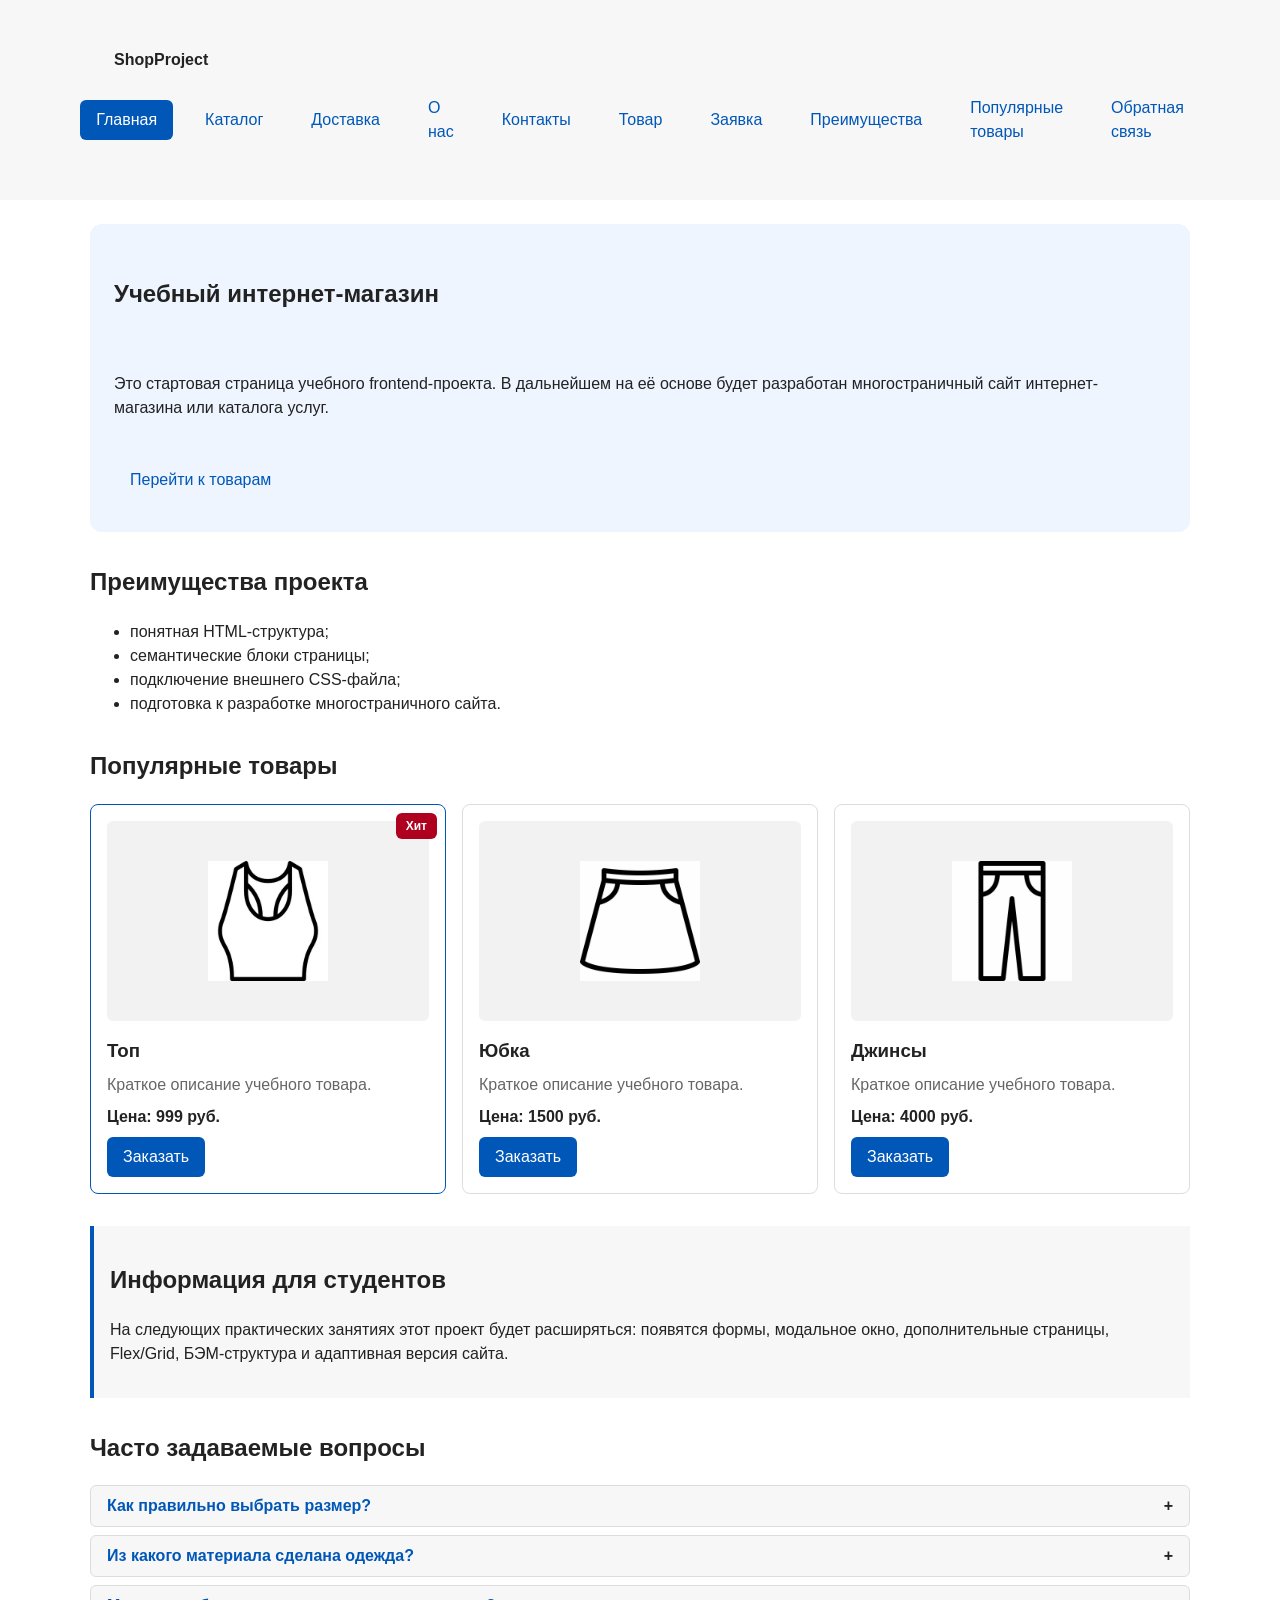
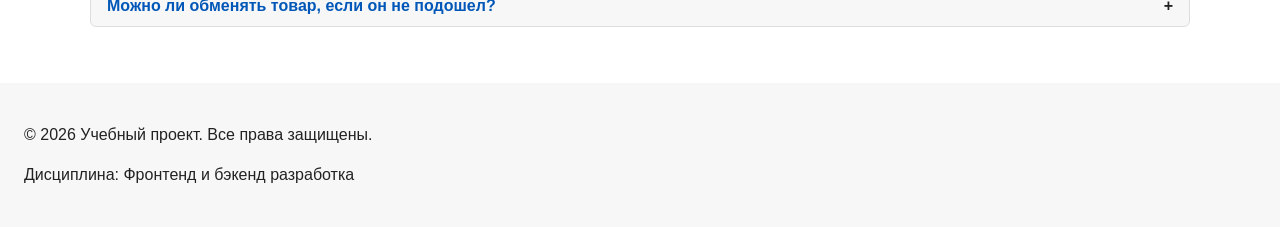
<file: index.html>
<!DOCTYPE html>
<html lang="ru">
<head>
  <meta charset="UTF-8">
  <meta name="viewport" content="width=device-width, initial-scale=1.0">
  <meta name="description" content="Учебный интернет-магазин: главная страница проекта.">
  <title>Главная – Учебный интернет-магазин</title>
  <link rel="stylesheet" href="css/style.css">
  <link rel="stylesheet" href="css/responsive.css">

  <script src="js/main.js" defer></script>
</head>
<body>

  <header class="site-header">
    <div class="site-header__inner">
      <a class="site-header__logo" href="index.html">ShopProject</a>

      <nav class="site-nav" aria-label="Основная навигация">
        <ul class="site-nav__list">
          <li class="site-nav__item">
            <a class="site-nav__link site-nav__link--active" href="index.html">Главная</a>
          </li>
          <li class="site-nav__item">
            <a class="site-nav__link" href="catalog.html">Каталог</a>
          </li>
          <li class="site-nav__item">
            <a class="site-nav__link" href="delivery.html">Доставка</a>
          </li>
          <li class="site-nav__item">
            <a class="site-nav__link" href="about.html">О нас</a>
          </li>
          <li class="site-nav__item">
            <a class="site-nav__link" href="contacts.html">Контакты</a>
          </li>
          <li class="site-nav__item">
            <a class="site-nav__link" href="product.html">Товар</a>
          </li>
          <li class="site-nav__item">
            <a class="site-nav__link" href="order.html">Заявка</a>
          </li>
          <li class="site-nav__item">
            <a class="site-nav__link" href="index.html#advantages">Преимущества</a>
          </li>
          <li class="site-nav__item">
            <a class="site-nav__link" href="index.html#popular">Популярные товары</a>
          </li>
          <li class="site-nav__item">
            <a class="site-nav__link" href="index.html#contacts">Обратная связь</a>
          </li>
        </ul>
      </nav>
    </div>
  </header>

  <main>

    <section class="hero">
      <h1>Учебный интернет-магазин</h1>
      <p>
        Это стартовая страница учебного frontend-проекта.
        В дальнейшем на её основе будет разработан многостраничный сайт
        интернет-магазина или каталога услуг.
      </p>
      <a class="button" href="#popular">Перейти к товарам</a>
    </section>

    <section class="section" id="advantages">
      <h2>Преимущества проекта</h2>
      <ul class="advantages-list">
        <li>понятная HTML-структура;</li>
        <li>семантические блоки страницы;</li>
        <li>подключение внешнего CSS-файла;</li>
        <li>подготовка к разработке многостраничного сайта.</li>
      </ul>
    </section>

    <section class="section" id="popular">
      <h2>Популярные товары</h2>

      <div class="products-grid">
        <!-- Товар 1: Топ -->
        <article class="product-card product-card--featured">
          <span class="product-card__badge">Хит</span>
          <div class="product-card__image-wrapper">
            <picture>
              <source srcset="images/топ.webp" type="image/webp">
              <img src="images/топ.webp" srcset="images/топ.webp 640w" sizes="(max-width: 767px) 100vw, (max-width: 1199px) 50vw, 25vw" alt="Топ" width="640" height="360" loading="lazy" class="product-card__image">
            </picture>
          </div>
          <h3 class="product-card__title">Топ</h3>
          <p class="product-card__description">Краткое описание учебного товара.</p>
          <p class="product-card__price">Цена: 999 руб.</p>
          <button class="button button--primary product-card__button" type="button" data-product="Товар 1">
            Заказать
          </button>
        </article>

        <!-- Товар 2: Юбка -->
        <article class="product-card">
          <div class="product-card__image-wrapper">
            <picture>
              <source srcset="images/юбка.webp" type="image/webp">
              <img src="images/юбка.webp" srcset="images/юбка.webp 640w" sizes="(max-width: 767px) 100vw, (max-width: 1199px) 50vw, 25vw" alt="Юбка" width="640" height="360" loading="lazy" class="product-card__image">
            </picture>
          </div>
          <h3 class="product-card__title">Юбка</h3>
          <p class="product-card__description">Краткое описание учебного товара.</p>
          <p class="product-card__price">Цена: 1500 руб.</p>
          <button class="button button--primary product-card__button" type="button" data-product="Товар 2">
            Заказать
          </button>
        </article>

        <!-- Товар 3: Джинсы -->
        <article class="product-card">
          <div class="product-card__image-wrapper">
            <picture>
              <source srcset="images/штаны.webp" type="image/webp">
              <img src="images/штаны.webp" srcset="images/штаны.webp 640w" sizes="(max-width: 767px) 100vw, (max-width: 1199px) 50vw, 25vw" alt="Джинсы" width="640" height="360" loading="lazy" class="product-card__image">
            </picture>
          </div>
          <h3 class="product-card__title">Джинсы</h3>
          <p class="product-card__description">Краткое описание учебного товара.</p>
          <p class="product-card__price">Цена: 4000 руб.</p>
          <button class="button button--primary product-card__button" type="button" data-product="Товар 3">
            Заказать
          </button>
        </article>
      </div>
    </section>

    <aside class="aside-info">
      <h2>Информация для студентов</h2>
      <p>
        На следующих практических занятиях этот проект будет расширяться:
        появятся формы, модальное окно, дополнительные страницы, Flex/Grid,
        БЭМ-структура и адаптивная версия сайта.
      </p>
    </aside>

    <section class="section">
      <h2>Часто задаваемые вопросы</h2>
      
      <div class="faq-list">
        <!-- Вопрос 1 -->
        <details class="faq-item">
          <summary class="faq-item__question">Как правильно выбрать размер?</summary>
          <p class="faq-item__answer">Обратите внимание на таблицу размеров на странице товара. Измерьте свои параметры (грудь, талия, бедра) и сравните с данными в таблице. Если вы между размерами, рекомендуем брать больший.</p>
        </details>
        
        <!-- Вопрос 2 -->
        <details class="faq-item">
          <summary class="faq-item__question">Из какого материала сделана одежда?</summary>
          <p class="faq-item__answer">Состав указан в таблице характеристик. Мы используем только качественные и безопасные ткани, которые не вызывают раздражения и долго носятся.</p>
        </details>
        
        <!-- Вопрос 3 -->
        <details class="faq-item">
          <summary class="faq-item__question">Можно ли обменять товар, если он не подошел?</summary>
          <p class="faq-item__answer">Да, вы можете обменять товар на другой размер в течение 14 дней с момента получения, при условии, что сохранены бирки и оригинальная упаковка.</p>
        </details>
      </div>
    </section>

  </main>

  <footer id="contacts">
    <p>&copy; 2026 Учебный проект. Все права защищены.</p>
    <p>Дисциплина: Фронтенд и бэкенд разработка</p>
  </footer>

  <dialog class="order-dialog" id="order-dialog" aria-labelledby="order-dialog-title">
    <h2 class="order-dialog__title" id="order-dialog-title">Оформление заявки</h2>

    <form class="order-form" id="order-form" action="#" method="post" novalidate>
      <input id="selected-product" name="selected-product" type="hidden">

      <div class="order-form__field">
        <label class="order-form__label" for="order-name">Имя</label>
        <input
          class="order-form__input"
          id="order-name"
          name="name"
          type="text"
          placeholder="Введите ваше имя"
          minlength="2"
          autocomplete="given-name"
          required
        >
      </div>

      <div class="order-form__field">
        <label class="order-form__label" for="order-email">E-mail</label>
        <input
          class="order-form__input"
          id="order-email"
          name="email"
          type="email"
          placeholder="example@mail.ru"
          autocomplete="email"
          required
        >
      </div>

      <div class="order-form__field">
        <label class="order-form__label" for="order-phone">Телефон</label>
        <input
          class="order-form__input"
          id="order-phone"
          name="phone"
          type="tel"
          inputmode="tel"
          placeholder="+7 (900) 000-00-00"
          pattern="^\+7 \(\d{3}\) \d{3}-\d{2}-\d{2}$"
          required
        >
        <small class="order-form__hint">Формат: +7 (900) 000-00-00</small>
      </div>

      <div class="order-form__field">
        <label class="order-form__label" for="order-date">Дата связи</label>
        <input
          class="order-form__input"
          id="order-date"
          name="date"
          type="date"
        >
      </div>

      <div class="order-form__field">
        <label class="order-form__label" for="order-topic">Тема заявки</label>
        <select class="order-form__select" id="order-topic" name="topic" required>
          <option value="">Выберите тему</option>
          <option value="product">Заказ товара</option>
          <option value="consultation">Консультация</option>
          <option value="delivery">Доставка</option>
        </select>
      </div>

      <div class="order-form__field">
        <label class="order-form__label" for="order-comment">Комментарий</label>
        <textarea
          class="order-form__textarea"
          id="order-comment"
          name="comment"
          rows="4"
          placeholder="Укажите дополнительную информацию"
        ></textarea>
      </div>

      <div class="order-form__field order-form__field--checkbox">
        <label class="order-form__label order-form__label--checkbox">
        <input
            class="order-form__checkbox"
            id="order-agreement"
            name="agreement"
            type="checkbox"
            required
          >
          Я согласен на обработку данных
        </label>
      </div>

      <div class="order-form__actions">
        <button class="button button--secondary" type="button" id="close-order-dialog">
          Закрыть
        </button>
        <button class="button button--primary" type="submit">
          Отправить заявку
        </button>
      </div>
    </form>
  </dialog>

  <p class="success-message" id="success-message" hidden>
    Форма успешно отправлена!
  </p>
  <button class="scroll-top" id="scroll-top" type="button" aria-label="Наверх">
    Наверх
  </button>
</body>
</html>
</file>
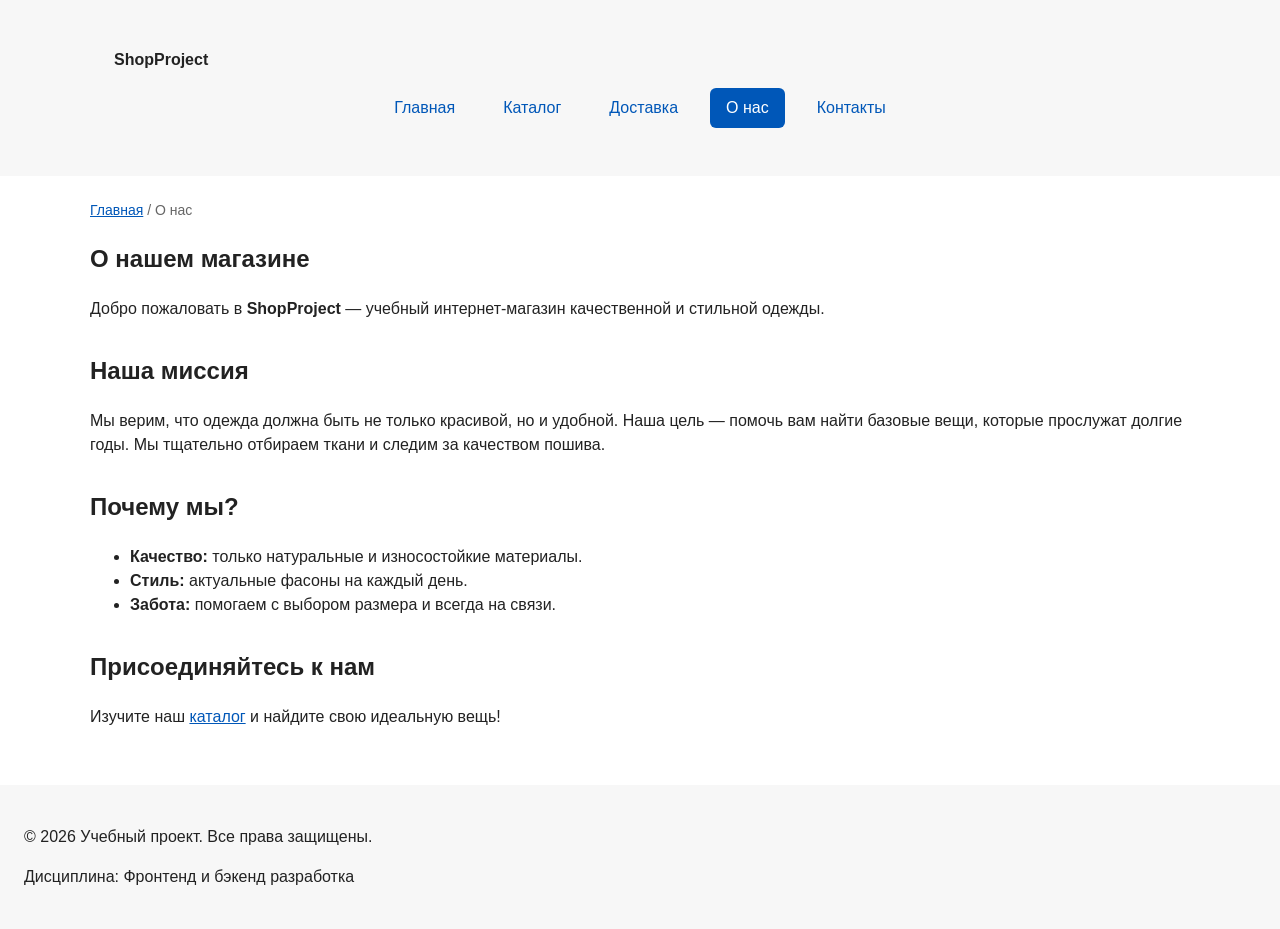
<file: about.html>
<!DOCTYPE html>
<html lang="ru">
<head>
  <meta charset="UTF-8">
  <meta name="viewport" content="width=device-width, initial-scale=1.0">
  <meta name="description" content="О бренде одежды ShopProject.">
  <title>О нас – Учебный интернет-магазин</title>
  <link rel="stylesheet" href="css/style.css">
  <link rel="stylesheet" href="css/responsive.css">

  <script src="js/main.js" defer></script>
</head>
<body>

  <header class="site-header">
    <div class="site-header__inner">
      <a class="site-header__logo" href="index.html">ShopProject</a>
      <nav class="site-nav" aria-label="Основная навигация">
        <ul class="site-nav__list">
          <li class="site-nav__item"><a class="site-nav__link" href="index.html">Главная</a></li>
          <li class="site-nav__item"><a class="site-nav__link" href="catalog.html">Каталог</a></li>
          <li class="site-nav__item"><a class="site-nav__link" href="delivery.html">Доставка</a></li>
          <li class="site-nav__item"><a class="site-nav__link site-nav__link--active" href="about.html">О нас</a></li>
          <li class="site-nav__item"><a class="site-nav__link" href="contacts.html">Контакты</a></li>
        </ul>
      </nav>
    </div>
  </header>

  <main>
    <nav class="breadcrumbs" aria-label="Хлебные крошки">
      <a class="breadcrumbs__link" href="index.html">Главная</a>
      <span class="breadcrumbs__current">О нас</span>
    </nav>

    <section class="section">
      <h1>О нашем магазине</h1>
      <p>Добро пожаловать в <strong>ShopProject</strong> — учебный интернет-магазин качественной и стильной одежды.</p>
    </section>

    <section class="section">
      <h2>Наша миссия</h2>
      <p>Мы верим, что одежда должна быть не только красивой, но и удобной. Наша цель — помочь вам найти базовые вещи, которые прослужат долгие годы. Мы тщательно отбираем ткани и следим за качеством пошива.</p>
    </section>

    <section class="section">
      <h2>Почему мы?</h2>
      <ul class="advantages-list">
        <li><strong>Качество:</strong> только натуральные и износостойкие материалы.</li>
        <li><strong>Стиль:</strong> актуальные фасоны на каждый день.</li>
        <li><strong>Забота:</strong> помогаем с выбором размера и всегда на связи.</li>
      </ul>
    </section>

    <section class="section">
      <h2>Присоединяйтесь к нам</h2>
      <p>Изучите наш <a href="catalog.html" style="color: var(--color-primary); text-decoration: underline;">каталог</a> и найдите свою идеальную вещь!</p>
    </section>
  </main>

  <footer>
    <p>&copy; 2026 Учебный проект. Все права защищены.</p>
    <p>Дисциплина: Фронтенд и бэкенд разработка</p>
  </footer>

  <button class="scroll-top" id="scroll-top" type="button" aria-label="Наверх">Наверх</button>
</body>
</html>
</file>
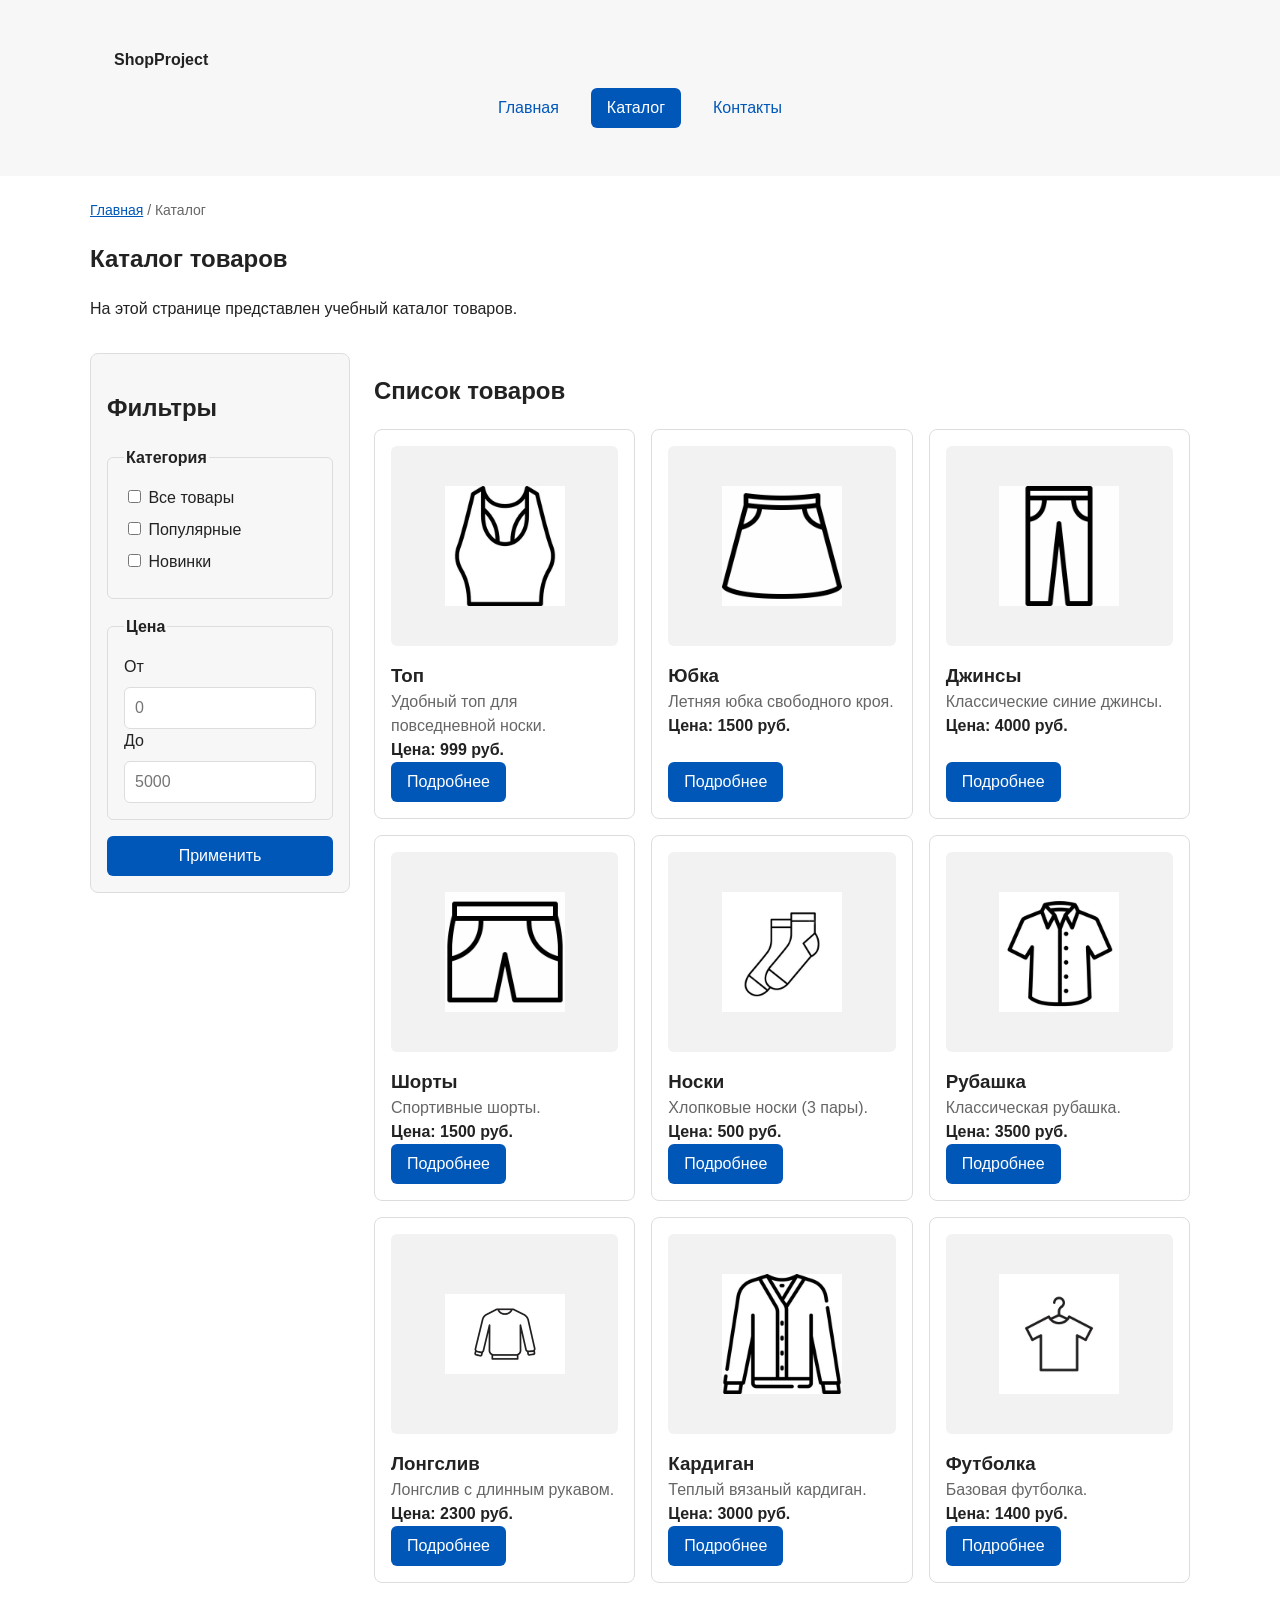
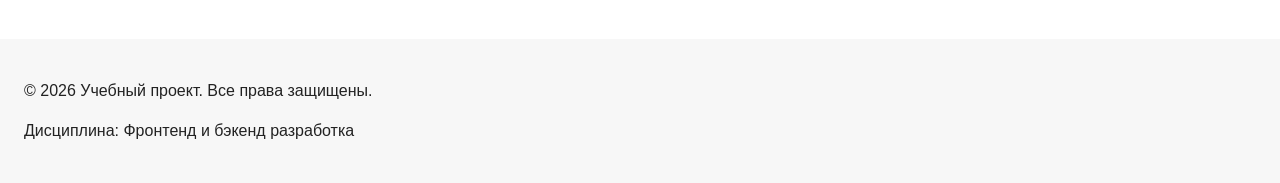
<file: catalog.html>
<!DOCTYPE html>
<html lang="ru">
<head>
  <meta charset="UTF-8">
  <meta name="viewport" content="width=device-width, initial-scale=1.0">
  <meta name="description" content="Каталог товаров учебного интернет-магазина.">
  <title>Каталог товаров – Учебный интернет-магазин</title>
  <link rel="stylesheet" href="css/style.css">
  <link rel="stylesheet" href="css/responsive.css">
  <script src="js/main.js" defer></script>
</head>
<body>
  <header class="site-header">
    <div class="site-header__inner">
      <a class="site-header__logo" href="index.html">ShopProject</a>
      <nav class="site-nav" aria-label="Основная навигация">
        <ul class="site-nav__list">
          <li class="site-nav__item"><a class="site-nav__link" href="index.html">Главная</a></li>
          <li class="site-nav__item"><a class="site-nav__link site-nav__link--active" href="catalog.html">Каталог</a></li>
          <li class="site-nav__item"><a class="site-nav__link" href="contacts.html">Контакты</a></li>
        </ul>
      </nav>
    </div>
  </header>

  <main>
    <nav class="breadcrumbs" aria-label="Хлебные крошки">
      <a class="breadcrumbs__link" href="index.html">Главная</a>
      <span class="breadcrumbs__current">Каталог</span>
    </nav>

    <section class="section">
      <h1>Каталог товаров</h1>
      <p>На этой странице представлен учебный каталог товаров.</p>
    </section>

    <section class="catalog-layout">
      <aside class="catalog-filters">
        <h2>Фильтры</h2>
        <form class="filters-form" action="#" method="get">
          <fieldset>
            <legend>Категория</legend>
            <label><input type="checkbox" name="category" value="all"> Все товары</label>
            <label><input type="checkbox" name="category" value="popular"> Популярные</label>
            <label><input type="checkbox" name="category" value="new"> Новинки</label>
          </fieldset>
          <fieldset>
            <legend>Цена</legend>
            <label for="price-from">От</label>
            <input id="price-from" name="price-from" type="number" min="0" placeholder="0">
            <label for="price-to">До</label>
            <input id="price-to" name="price-to" type="number" min="0" placeholder="5000">
          </fieldset>
          <button class="button button--primary" type="submit">Применить</button>
        </form>
      </aside>

      <section class="catalog-products">
        <h2>Список товаров</h2>

        <div class="products-grid">
          <!-- 1. Топ -->
          <article class="product-card">
            <div class="product-card__image-wrapper">
              <picture>
                <source srcset="images/топ.webp" type="image/webp">
                <img src="images/топ.webp" srcset="images/топ.webp 640w" sizes="(max-width: 767px) 100vw, (max-width: 1199px) 50vw, 25vw" alt="Топ" width="640" height="360" loading="lazy" class="product-card__image">
              </picture>
            </div>
            <div class="product-card__content">
              <h3 class="product-card__title">Топ</h3>
              <p class="product-card__description">Удобный топ для повседневной носки.</p>
              <p class="product-card__price">Цена: 999 руб.</p>
              <a class="button button--primary product-card__button" href="product.html">Подробнее</a>
            </div>
          </article>

          <!-- 2. Юбка -->
          <article class="product-card">
            <div class="product-card__image-wrapper">
              <picture>
                <source srcset="images/юбка.webp" type="image/webp">
                <img src="images/юбка.webp" srcset="images/юбка.webp 640w" sizes="(max-width: 767px) 100vw, (max-width: 1199px) 50vw, 25vw" alt="Юбка" width="640" height="360" loading="lazy" class="product-card__image">
              </picture>
            </div>
            <div class="product-card__content">
              <h3 class="product-card__title">Юбка</h3>
              <p class="product-card__description">Летняя юбка свободного кроя.</p>
              <p class="product-card__price">Цена: 1500 руб.</p>
              <a class="button button--primary product-card__button" href="product.html">Подробнее</a>
            </div>
          </article>

          <!-- 3. Джинсы -->
          <article class="product-card">
            <div class="product-card__image-wrapper">
              <picture>
                <source srcset="images/штаны.webp" type="image/webp">
                <img src="images/штаны.webp" srcset="images/штаны.webp 640w" sizes="(max-width: 767px) 100vw, (max-width: 1199px) 50vw, 25vw" alt="Джинсы" width="640" height="360" loading="lazy" class="product-card__image">
              </picture>
            </div>
            <div class="product-card__content">
              <h3 class="product-card__title">Джинсы</h3>
              <p class="product-card__description">Классические синие джинсы.</p>
              <p class="product-card__price">Цена: 4000 руб.</p>
              <a class="button button--primary product-card__button" href="product.html">Подробнее</a>
            </div>
          </article>

          <!-- 4. Шорты -->
          <article class="product-card">
            <div class="product-card__image-wrapper">
              <picture>
                <source srcset="images/шорты.webp" type="image/webp">
                <img src="images/шорты.webp" srcset="images/шорты.webp 640w" sizes="(max-width: 767px) 100vw, (max-width: 1199px) 50vw, 25vw" alt="Шорты" width="640" height="360" loading="lazy" class="product-card__image">
              </picture>
            </div>
            <div class="product-card__content">
              <h3 class="product-card__title">Шорты</h3>
              <p class="product-card__description">Спортивные шорты.</p>
              <p class="product-card__price">Цена: 1500 руб.</p>
              <a class="button button--primary product-card__button" href="product.html">Подробнее</a>
            </div>
          </article>

          <!-- 5. Носки -->
          <article class="product-card">
            <div class="product-card__image-wrapper">
              <picture>
                <source srcset="images/носки.webp" type="image/webp">
                <img src="images/носки.webp" srcset="images/носки.webp 640w" sizes="(max-width: 767px) 100vw, (max-width: 1199px) 50vw, 25vw" alt="Носки" width="640" height="360" loading="lazy" class="product-card__image">
              </picture>
            </div>
            <div class="product-card__content">
              <h3 class="product-card__title">Носки</h3>
              <p class="product-card__description">Хлопковые носки (3 пары).</p>
              <p class="product-card__price">Цена: 500 руб.</p>
              <a class="button button--primary product-card__button" href="product.html">Подробнее</a>
            </div>
          </article>

          <!-- 6. Рубашка -->
          <article class="product-card">
            <div class="product-card__image-wrapper">
              <picture>
                <source srcset="images/рубашка.webp" type="image/webp">
                <img src="images/рубашка.webp" srcset="images/рубашка.webp 640w" sizes="(max-width: 767px) 100vw, (max-width: 1199px) 50vw, 25vw" alt="Рубашка" width="640" height="360" loading="lazy" class="product-card__image">
              </picture>
            </div>
            <div class="product-card__content">
              <h3 class="product-card__title">Рубашка</h3>
              <p class="product-card__description">Классическая рубашка.</p>
              <p class="product-card__price">Цена: 3500 руб.</p>
              <a class="button button--primary product-card__button" href="product.html">Подробнее</a>
            </div>
          </article>

          <!-- 7. Лонгслив -->
          <article class="product-card">
            <div class="product-card__image-wrapper">
              <picture>
                <source srcset="images/кофта.webp" type="image/webp">
                <img src="images/кофта.webp" srcset="images/кофта.webp 640w" sizes="(max-width: 767px) 100vw, (max-width: 1199px) 50vw, 25vw" alt="Лонгслив" width="640" height="360" loading="lazy" class="product-card__image">
              </picture>
            </div>
            <div class="product-card__content">
              <h3 class="product-card__title">Лонгслив</h3>
              <p class="product-card__description">Лонгслив с длинным рукавом.</p>
              <p class="product-card__price">Цена: 2300 руб.</p>
              <a class="button button--primary product-card__button" href="product.html">Подробнее</a>
            </div>
          </article>

          <!-- 8. Кардиган -->
          <article class="product-card">
            <div class="product-card__image-wrapper">
              <picture>
                <source srcset="images/кардиган.webp" type="image/webp">
                <img src="images/кардиган.webp" srcset="images/кардиган.webp 640w" sizes="(max-width: 767px) 100vw, (max-width: 1199px) 50vw, 25vw" alt="Кардиган" width="640" height="360" loading="lazy" class="product-card__image">
              </picture>
            </div>
            <div class="product-card__content">
              <h3 class="product-card__title">Кардиган</h3>
              <p class="product-card__description">Теплый вязаный кардиган.</p>
              <p class="product-card__price">Цена: 3000 руб.</p>
              <a class="button button--primary product-card__button" href="product.html">Подробнее</a>
            </div>
          </article>

          <!-- 9. Футболка -->
          <article class="product-card">
            <div class="product-card__image-wrapper">
              <picture>
                <source srcset="images/футболка.webp" type="image/webp">
                <img src="images/футболка.webp" srcset="images/футболка.webp 640w" sizes="(max-width: 767px) 100vw, (max-width: 1199px) 50vw, 25vw" alt="Футболка" width="640" height="360" loading="lazy" class="product-card__image">
              </picture>
            </div>
            <div class="product-card__content">
              <h3 class="product-card__title">Футболка</h3>
              <p class="product-card__description">Базовая футболка.</p>
              <p class="product-card__price">Цена: 1400 руб.</p>
              <a class="button button--primary product-card__button" href="product.html">Подробнее</a>
            </div>
          </article>

        </div>
      </section>
    </section>
  </main>

  <footer>
    <p>&copy; 2026 Учебный проект. Все права защищены.</p>
    <p>Дисциплина: Фронтенд и бэкенд разработка</p>
  </footer>
</body>
</html>
</file>
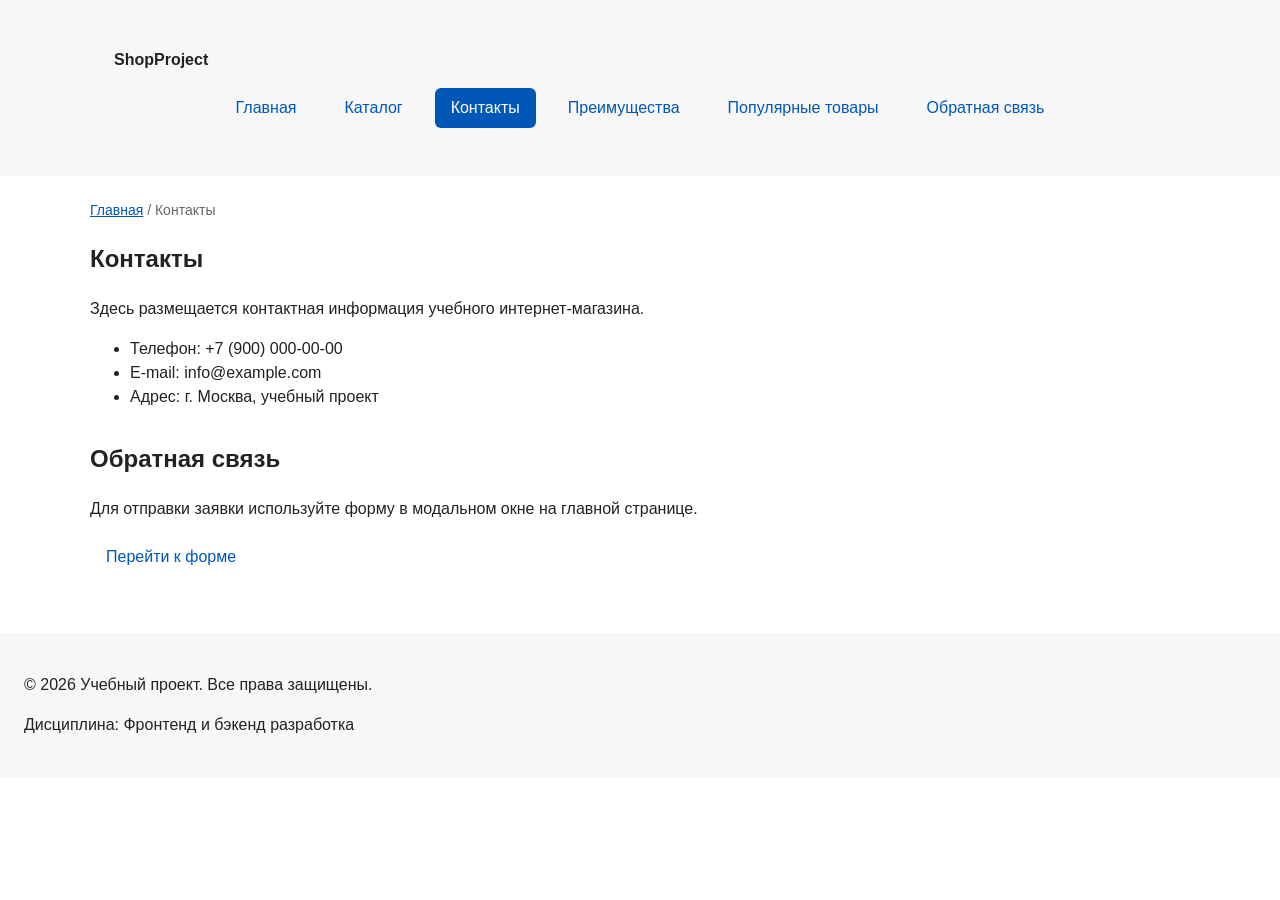
<file: contacts.html>
<!DOCTYPE html>
<html lang="ru">
<head>
  <meta charset="UTF-8">
  <meta name="viewport" content="width=device-width, initial-scale=1.0">
  <meta name="description" content="Контактная информация учебного интернет-магазина.">
  <title>Контакты – Учебный интернет-магазин</title>
  <link rel="stylesheet" href="css/style.css">
  <link rel="stylesheet" href="css/responsive.css">

  <script src="js/main.js" defer></script>
</head>
<body>
  <header class="site-header">
    <div class="site-header__inner">
      <a class="site-header__logo" href="index.html">ShopProject</a>

      <nav class="site-nav" aria-label="Основная навигация">
        <ul class="site-nav__list">
          <li class="site-nav__item">
            <a class="site-nav__link" href="index.html">Главная</a>
          </li>
          <li class="site-nav__item">
            <a class="site-nav__link" href="catalog.html">Каталог</a>
          </li>
          <li class="site-nav__item">
            <a class="site-nav__link site-nav__link--active" href="contacts.html">Контакты</a>
          </li>
          <li class="site-nav__item">
            <a class="site-nav__link" href="index.html#advantages">Преимущества</a>
          </li>
          <li class="site-nav__item">
            <a class="site-nav__link" href="index.html#popular">Популярные товары</a>
          </li>
          <li class="site-nav__item">
            <a class="site-nav__link" href="index.html#contacts">Обратная связь</a>
          </li>
        </ul>
      </nav>
    </div>
  </header>

  <main>
    <nav class="breadcrumbs" aria-label="Хлебные крошки">
      <a class="breadcrumbs__link" href="index.html">Главная</a>
      <span class="breadcrumbs__current">Контакты</span>
    </nav>

    <section class="section">
      <h1>Контакты</h1>
      <p>
        Здесь размещается контактная информация учебного интернет-магазина.
      </p>
      <ul>
        <li>Телефон: +7 (900) 000-00-00</li>
        <li>E-mail: info@example.com</li>
        <li>Адрес: г. Москва, учебный проект</li>
      </ul>
    </section>

    <section class="section" id="feedback">
      <h2>Обратная связь</h2>
      <p>
        Для отправки заявки используйте форму в модальном окне на главной странице.
      </p>
      <a class="button" href="index.html#contacts">Перейти к форме</a>
    </section>
  </main>

  <footer>
    <p>&copy; 2026 Учебный проект. Все права защищены.</p>
    <p>Дисциплина: Фронтенд и бэкенд разработка</p>
  </footer>
</body>
</html>
</file>
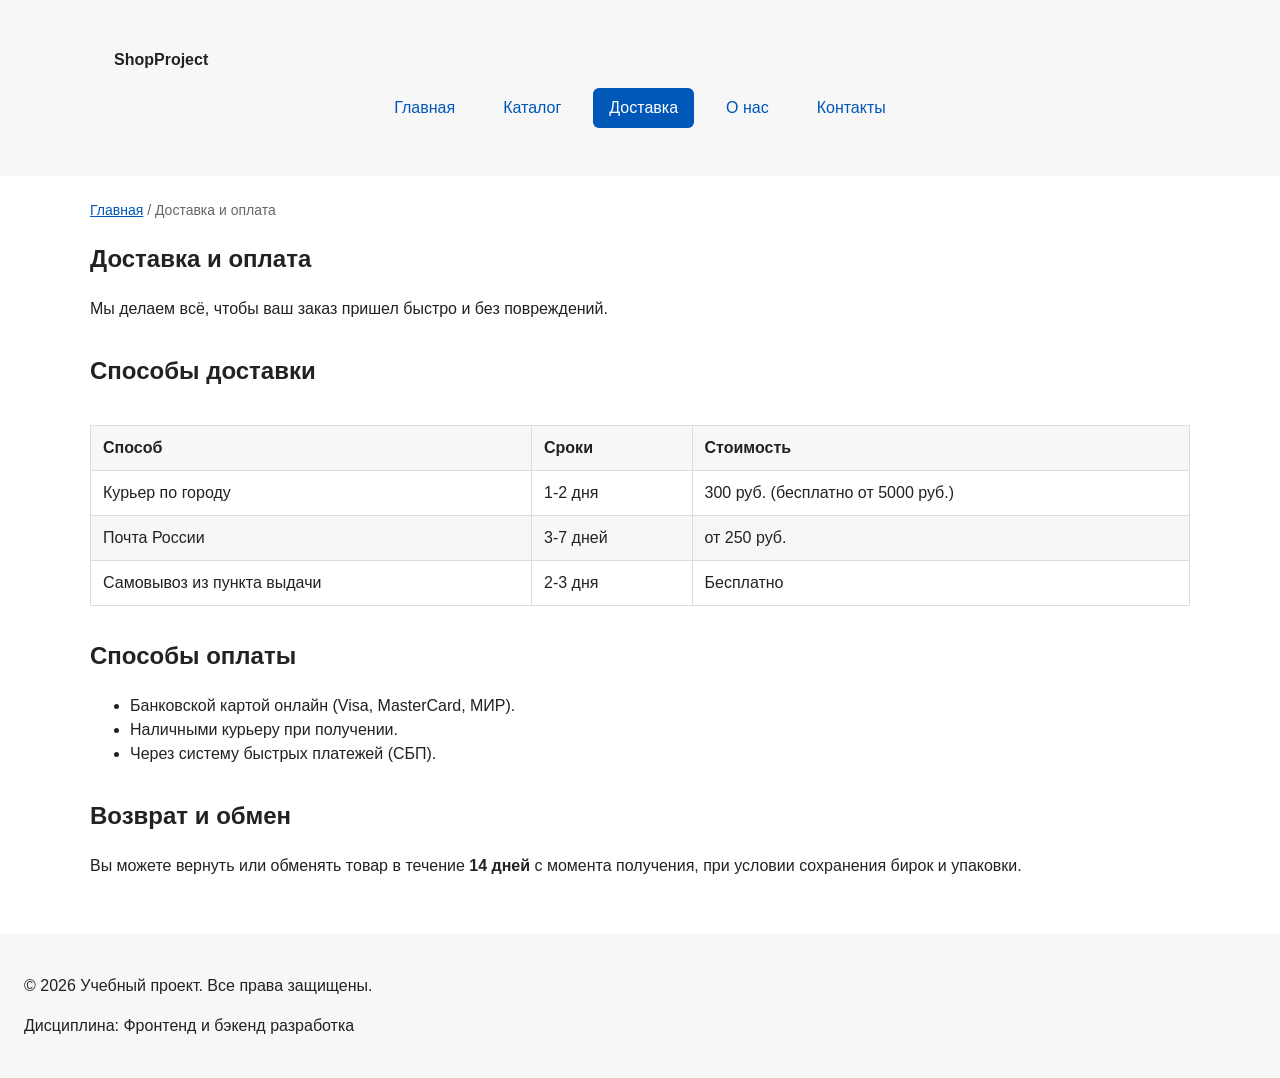
<file: delivery.html>
<!DOCTYPE html>
<html lang="ru">
<head>
  <meta charset="UTF-8">
  <meta name="viewport" content="width=device-width, initial-scale=1.0">
  <meta name="description" content="Условия доставки и оплаты в интернет-магазине одежды.">
  <title>Доставка и оплата – Учебный интернет-магазин</title>
  <link rel="stylesheet" href="css/style.css">
  <link rel="stylesheet" href="css/responsive.css">

  <script src="js/main.js" defer></script>
</head>
<body>

  <header class="site-header">
    <div class="site-header__inner">
      <a class="site-header__logo" href="index.html">ShopProject</a>
      <nav class="site-nav" aria-label="Основная навигация">
        <ul class="site-nav__list">
          <li class="site-nav__item"><a class="site-nav__link" href="index.html">Главная</a></li>
          <li class="site-nav__item"><a class="site-nav__link" href="catalog.html">Каталог</a></li>
          <li class="site-nav__item"><a class="site-nav__link site-nav__link--active" href="delivery.html">Доставка</a></li>
          <li class="site-nav__item"><a class="site-nav__link" href="about.html">О нас</a></li>
          <li class="site-nav__item"><a class="site-nav__link" href="contacts.html">Контакты</a></li>
        </ul>
      </nav>
    </div>
  </header>

  <main>
    <nav class="breadcrumbs" aria-label="Хлебные крошки">
      <a class="breadcrumbs__link" href="index.html">Главная</a>
      <span class="breadcrumbs__current">Доставка и оплата</span>
    </nav>

    <section class="section">
      <h1>Доставка и оплата</h1>
      <p>Мы делаем всё, чтобы ваш заказ пришел быстро и без повреждений.</p>
    </section>

    <section class="section">
      <h2>Способы доставки</h2>
      <!-- Добавлена обертка table-wrapper для адаптивности (Этап 14) -->
      <div class="table-wrapper">
        <table class="specs-table">
          <thead>
            <tr>
              <th>Способ</th>
              <th>Сроки</th>
              <th>Стоимость</th>
            </tr>
          </thead>
          <tbody>
            <tr>
              <td>Курьер по городу</td>
              <td>1-2 дня</td>
              <td>300 руб. (бесплатно от 5000 руб.)</td>
            </tr>
            <tr>
              <td>Почта России</td>
              <td>3-7 дней</td>
              <td>от 250 руб.</td>
            </tr>
            <tr>
              <td>Самовывоз из пункта выдачи</td>
              <td>2-3 дня</td>
              <td>Бесплатно</td>
            </tr>
          </tbody>
        </table>
      </div>
    </section>

    <section class="section">
      <h2>Способы оплаты</h2>
      <ul class="advantages-list">
        <li>Банковской картой онлайн (Visa, MasterCard, МИР).</li>
        <li>Наличными курьеру при получении.</li>
        <li>Через систему быстрых платежей (СБП).</li>
      </ul>
    </section>

    <section class="section">
      <h2>Возврат и обмен</h2>
      <p>Вы можете вернуть или обменять товар в течение <strong>14 дней</strong> с момента получения, при условии сохранения бирок и упаковки.</p>
    </section>
  </main>

  <footer>
    <p>&copy; 2026 Учебный проект. Все права защищены.</p>
    <p>Дисциплина: Фронтенд и бэкенд разработка</p>
  </footer>

  <button class="scroll-top" id="scroll-top" type="button" aria-label="Наверх">Наверх</button>
</body>
</html>
</file>
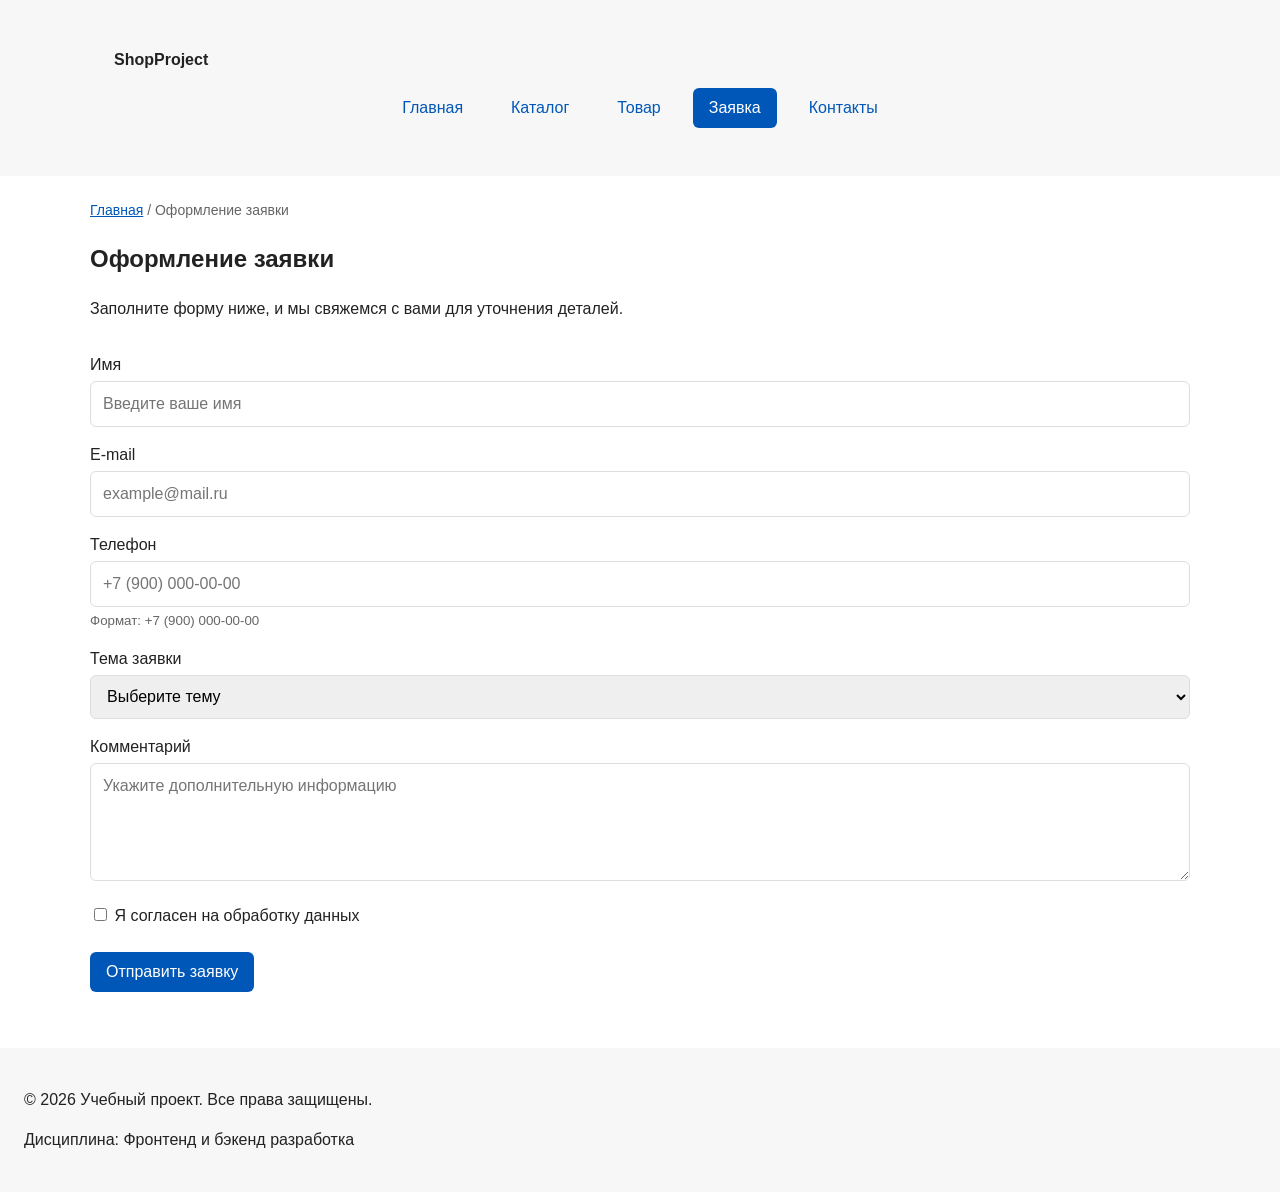
<file: order.html>
<!DOCTYPE html>
<html lang="ru">
<head>
  <meta charset="UTF-8">
  <meta name="viewport" content="width=device-width, initial-scale=1.0">
  <meta name="description" content="Оформление заявки в учебном интернет-магазине.">
  <title>Оформление заявки – Учебный интернет-магазин</title>
  <link rel="stylesheet" href="css/style.css">
  <link rel="stylesheet" href="css/responsive.css">

  <script src="js/main.js" defer></script>
</head>
<body>

  <header class="site-header">
    <div class="site-header__inner">
      <a class="site-header__logo" href="index.html">ShopProject</a>

      <nav class="site-nav" aria-label="Основная навигация">
        <ul class="site-nav__list">
          <li class="site-nav__item">
            <a class="site-nav__link" href="index.html">Главная</a>
          </li>
          <li class="site-nav__item">
            <a class="site-nav__link" href="catalog.html">Каталог</a>
          </li>
          <li class="site-nav__item">
            <a class="site-nav__link" href="product.html">Товар</a>
          </li>
          <li class="site-nav__item">
            <a class="site-nav__link site-nav__link--active" href="order.html">Заявка</a>
          </li>
          <li class="site-nav__item">
            <a class="site-nav__link" href="contacts.html">Контакты</a>
          </li>
        </ul>
      </nav>
    </div>
  </header>

  <main>

    <nav class="breadcrumbs" aria-label="Хлебные крошки">
      <a class="breadcrumbs__link" href="index.html">Главная</a>
      <span class="breadcrumbs__current">Оформление заявки</span>
    </nav>

    <section class="section">
      <h1>Оформление заявки</h1>
      <p>
        Заполните форму ниже, и мы свяжемся с вами для уточнения деталей.
      </p>
    </section>

    <section class="section">
      <form class="order-form" id="order-form-page" action="#" method="post" novalidate>

        <div class="order-form__field">
          <label class="order-form__label" for="page-name">Имя</label>
          <input
            class="order-form__input"
            id="page-name"
            name="name"
            type="text"
            placeholder="Введите ваше имя"
            minlength="2"
            autocomplete="given-name"
            required
          >
        </div>

        <div class="order-form__field">
          <label class="order-form__label" for="page-email">E-mail</label>
          <input
            class="order-form__input"
            id="page-email"
            name="email"
            type="email"
            placeholder="example@mail.ru"
            autocomplete="email"
            required
          >
        </div>

        <div class="order-form__field">
          <label class="order-form__label" for="page-phone">Телефон</label>
          <input
            class="order-form__input"
            id="page-phone"
            name="phone"
            type="tel"
            inputmode="tel"
            placeholder="+7 (900) 000-00-00"
            pattern="^\+7 \(\d{3}\) \d{3}-\d{2}-\d{2}$"
            required
          >
          <small class="order-form__hint">Формат: +7 (900) 000-00-00</small>
        </div>

        <div class="order-form__field">
          <label class="order-form__label" for="page-topic">Тема заявки</label>
          <select class="order-form__select" id="page-topic" name="topic" required>
            <option value="">Выберите тему</option>
            <option value="product">Заказ товара</option>
            <option value="consultation">Консультация</option>
            <option value="delivery">Доставка</option>
          </select>
        </div>

        <div class="order-form__field">
          <label class="order-form__label" for="page-comment">Комментарий</label>
          <textarea
            class="order-form__textarea"
            id="page-comment"
            name="comment"
            rows="4"
            placeholder="Укажите дополнительную информацию"
          ></textarea>
        </div>

        <div class="order-form__field order-form__field--checkbox">
          <label class="order-form__label order-form__label--checkbox">
            <input
              class="order-form__checkbox"
              id="page-agreement"
              name="agreement"
              type="checkbox"
              required
            >
            Я согласен на обработку данных
          </label>
        </div>

        <div class="order-form__actions">
          <button class="button button--primary" type="submit">Отправить заявку</button>
        </div>

      </form>
    </section>

  </main>

  <footer>
    <p>&copy; 2026 Учебный проект. Все права защищены.</p>
    <p>Дисциплина: Фронтенд и бэкенд разработка</p>
  </footer>

  <button class="scroll-top" id="scroll-top" type="button" aria-label="Наверх">
    Наверх
  </button>

</body>
</html>
</file>
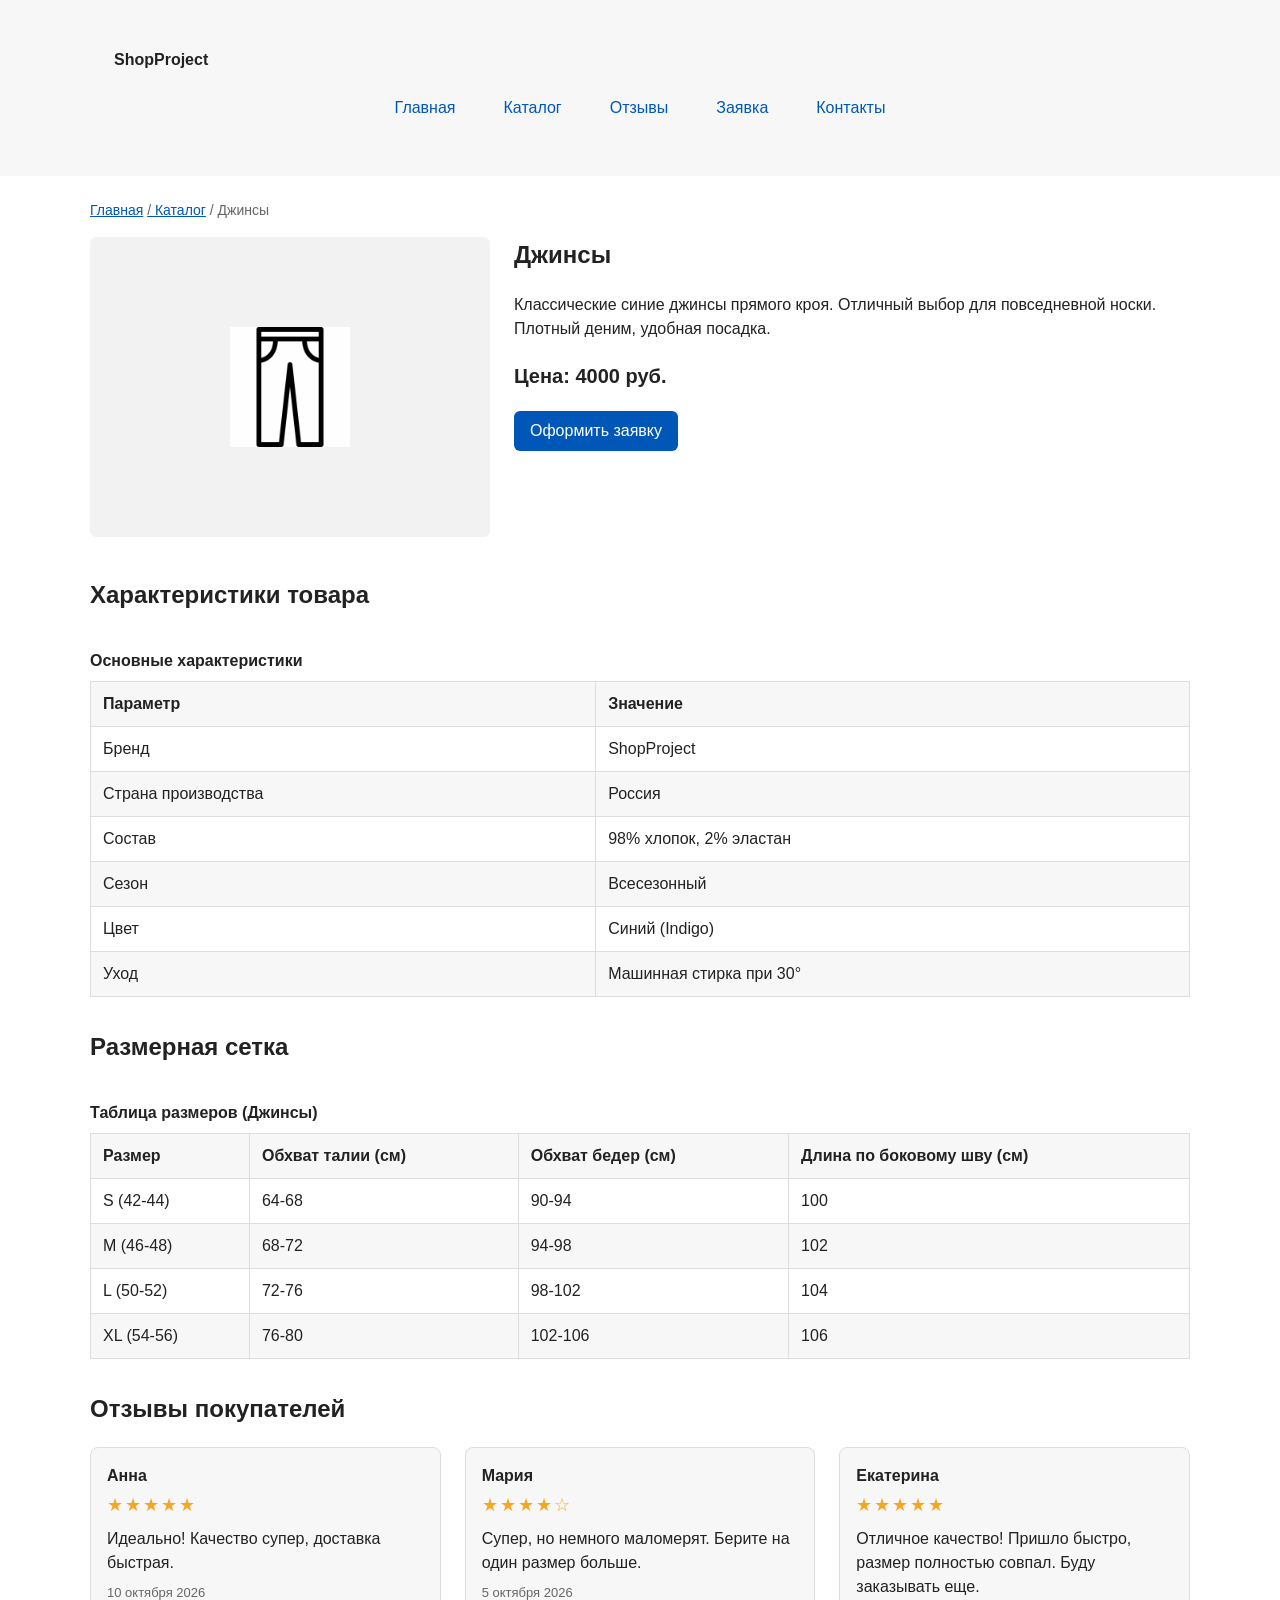
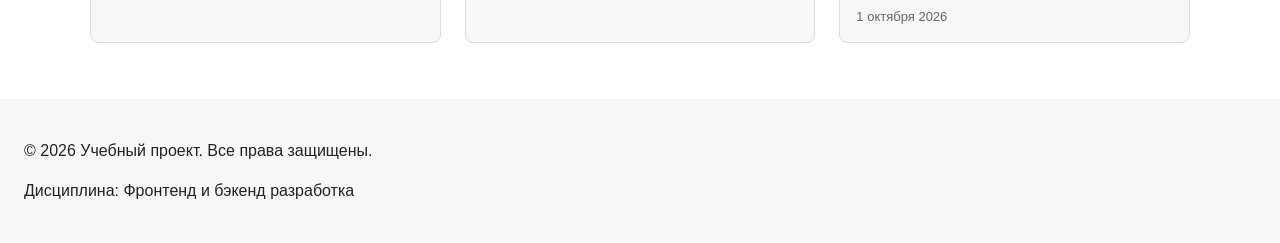
<file: product.html>
<!DOCTYPE html>
<html lang="ru">
<head>
  <meta charset="UTF-8">
  <meta name="viewport" content="width=device-width, initial-scale=1.0">
  <meta name="description" content="Карточка товара: джинсы классические. Описание, характеристики, цена.">
  <title>Джинсы – Учебный интернет-магазин</title>
  <link rel="stylesheet" href="css/style.css">
  <link rel="stylesheet" href="css/responsive.css">
  <script src="js/main.js" defer></script>
</head>
<body>

  <header class="site-header">
    <div class="site-header__inner">
      <a class="site-header__logo" href="index.html">ShopProject</a>
      <nav class="site-nav" aria-label="Основная навигация">
        <ul class="site-nav__list">
          <li class="site-nav__item"><a class="site-nav__link" href="index.html">Главная</a></li>
          <li class="site-nav__item"><a class="site-nav__link" href="catalog.html">Каталог</a></li>
          <li class="site-nav__item"><a class="site-nav__link" href="reviews.html">Отзывы</a></li>
          <li class="site-nav__item"><a class="site-nav__link" href="order.html">Заявка</a></li>
          <li class="site-nav__item"><a class="site-nav__link" href="contacts.html">Контакты</a></li>
        </ul>
      </nav>
    </div>
  </header>

  <main>

    <nav class="breadcrumbs" aria-label="Хлебные крошки">
      <a class="breadcrumbs__link" href="index.html">Главная</a>
      <a class="breadcrumbs__link" href="catalog.html">Каталог</a>
      <span class="breadcrumbs__current">Джинсы</span>
    </nav>

    <section class="section product-detail">

      <div class="product-detail__media">
        <div class="product-card__image-wrapper" style="height: 300px;">
          <!-- Твоя картинка штаны.webp -->
          <picture>
            <source srcset="images/штаны.webp" type="image/webp">
            <img src="images/штаны.webp" alt="Джинсы" width="640" height="360" loading="lazy" class="product-card__image">
          </picture>
        </div>
      </div>

      <div class="product-detail__info">
        <h1 class="product-detail__title">Джинсы</h1>

        <p class="product-detail__description">
          Классические синие джинсы прямого кроя. Отличный выбор для повседневной носки. 
          Плотный деним, удобная посадка.
        </p>

        <p class="product-detail__price">Цена: 4000 руб.</p>

        <a class="button button--primary" href="order.html">Оформить заявку</a>
      </div>

    </section>

    <section class="section">
      <h2>Характеристики товара</h2>
      <!-- Обертка для адаптивности таблицы -->
      <div class="table-wrapper">
        <table class="specs-table">
          <caption>Основные характеристики</caption>
          <thead>
            <tr>
              <th>Параметр</th>
              <th>Значение</th>
            </tr>
          </thead>
          <tbody>
            <tr><td>Бренд</td><td>ShopProject</td></tr>
            <tr><td>Страна производства</td><td>Россия</td></tr>
            <tr><td>Состав</td><td>98% хлопок, 2% эластан</td></tr>
            <tr><td>Сезон</td><td>Всесезонный</td></tr>
            <tr><td>Цвет</td><td>Синий (Indigo)</td></tr>
            <tr><td>Уход</td><td>Машинная стирка при 30°</td></tr>
          </tbody>
        </table>
      </div>
    </section>

    <section class="section">
      <h2>Размерная сетка</h2>
      <!-- Обертка для адаптивности таблицы -->
      <div class="table-wrapper">
        <table class="specs-table">
          <caption>Таблица размеров (Джинсы)</caption>
          <thead>
            <tr>
              <th>Размер</th>
              <th>Обхват талии (см)</th>
              <th>Обхват бедер (см)</th>
              <th>Длина по боковому шву (см)</th>
            </tr>
          </thead>
          <tbody>
            <tr><td>S (42-44)</td><td>64-68</td><td>90-94</td><td>100</td></tr>
            <tr><td>M (46-48)</td><td>68-72</td><td>94-98</td><td>102</td></tr>
            <tr><td>L (50-52)</td><td>72-76</td><td>98-102</td><td>104</td></tr>
            <tr><td>XL (54-56)</td><td>76-80</td><td>102-106</td><td>106</td></tr>
          </tbody>
        </table>
      </div>
    </section>

    <section class="section">
      <h2>Отзывы покупателей</h2>

      <div class="reviews-list">

        <article class="review">
          <h3 class="review__author">Анна</h3>
          <p class="review__rating">★★★★★</p>
          <p class="review__text">
            Идеально! Качество супер, доставка быстрая.
          </p>
          <p class="review__date">10 октября 2026</p>
        </article>

        <article class="review">
          <h3 class="review__author">Мария</h3>
          <p class="review__rating">★★★★☆</p>
          <p class="review__text">
            Супер, но немного маломерят. Берите на один размер больше.
          </p>
          <p class="review__date">5 октября 2026</p>
        </article>

        <article class="review">
          <h3 class="review__author">Екатерина</h3>
          <p class="review__rating">★★★★★</p>
          <p class="review__text">
            Отличное качество! Пришло быстро, размер полностью совпал. Буду заказывать еще.
          </p>
          <p class="review__date">1 октября 2026</p>
        </article>

      </div>
    </section>

  </main>

  <footer>
    <p>&copy; 2026 Учебный проект. Все права защищены.</p>
    <p>Дисциплина: Фронтенд и бэкенд разработка</p>
  </footer>

  <button class="scroll-top" id="scroll-top" type="button" aria-label="Наверх">
    Наверх
  </button>

</body>
</html>
</file>
<file: css/style.css>
/* ===================================
   1. Переменные проекта
   =================================== */

:root {
  /* Основные цвета проекта */
  --color-bg: #ffffff;
  --color-text: #222222;
  --color-muted: #666666;
  --color-primary: #0057b8;
  --color-primary-dark: #003f86;
  --color-border: #dddddd;
  --color-surface: #f7f7f7;
  --color-surface-accent: #eef5ff;
  --color-danger: #b00020;
  --color-success: #168a2f;
  --color-success-bg: #eefaf0;
  --color-white: #ffffff;

  /* Отступы */
  --space-xs: 4px;
  --space-sm: 8px;
  --space-md: 16px;
  --space-lg: 24px;
  --space-xl: 32px;

  /* Скругления */
  --radius-sm: 6px;
  --radius-md: 8px;
  --radius-lg: 12px;

  /* Размеры */
  --container-width: 1100px;
}

/* ===================================
   2. Базовые стили
   =================================== */

/*
  Универсальное правило для всех элементов.
  border-box делает расчёт размеров более понятным:
  width включает content, padding и border.
*/
* {
  box-sizing: border-box;
}

/*
  Убираем стандартный внешний отступ браузера у body.
  Без этого вокруг страницы может появиться белая рамка.
*/
body {
  margin: 0;
  font-family: Arial, sans-serif;
  line-height: 1.5;
  color: var(--color-text);
  background-color: var(--color-bg);
}

/*
  Задаём внутренние отступы для основных областей страницы.
  Это делает содержимое визуально отделённым от краёв окна браузера.
*/
header,
main,
footer {
  padding: var(--space-lg);
}

/*
  Оформляем шапку страницы.
  Пока используется простой светло-серый фон.
*/
header {
  background-color: var(--color-surface);
}

/*
  Оформляем подвал страницы тем же фоном,
  чтобы визуально отделить его от основного содержимого.
*/
footer {
  background-color: var(--color-surface);
}

/* ===================================
   3. Общие элементы интерфейса
   =================================== */

/*
  Базовый цвет ссылок и их состояния.
*/
a {
  color: var(--color-primary);
}

a:hover {
  color: var(--color-primary-dark);
}

a:focus-visible {
  outline: 2px solid var(--color-primary);
  outline-offset: 3px;
}


/* 
   Кнопки 
*/

.button {
  display: inline-block;
  padding: var(--space-sm) var(--space-md);
  border: none;
  border-radius: var(--radius-sm);
  font: inherit;
  text-decoration: none;
  cursor: pointer;
}

.button--primary {
  color: var(--color-white);
  background-color: var(--color-primary);
}

.button--primary:hover {
  background-color: var(--color-primary-dark);
}

.button--secondary {
  color: var(--color-primary);
  background-color: transparent;
  border: 1px solid var(--color-primary);
}

.button--secondary:hover {
  color: var(--color-white);
  background-color: var(--color-primary);
}

.button:focus-visible {
  outline: 2px solid var(--color-primary);
  outline-offset: 3px;
}

.button:disabled,
.button--disabled {
  opacity: 0.6;
  cursor: not-allowed;
}

/* ===================================
   4. Компоненты страницы
   =================================== */

/*
  Ограничиваем ширину содержимого шапки,
  чтобы оно не растягивалось слишком сильно на широких экранах.
*/
.site-header {
  position: sticky;
  top: 0;
  z-index: 100;
  background-color: var(--color-surface);
}
/*
  Оформляем текстовый логотип.
*/
.site-header__inner {
  max-width: var(--container-width);
  margin: 0 auto;
  padding: var(--space-lg);
}

.site-header__logo {
  font-weight: 700;
  color: var(--color-text);
  text-decoration: none;
}
/*
  Убираем стандартные отступы и маркеры списка навигации.
*/
.site-nav__list {
  display: flex;
  flex-wrap: wrap;
  justify-content: center;
  align-items: center;
  gap: var(--space-md);
  padding: 0;
  margin: var(--space-md) 0 0;
  list-style: none;
}

/*
  Добавляем расстояние между пунктами меню.
*/
.site-nav__item {
  margin-bottom: 0;
}
/*
  Оформляем ссылки меню.
*/
.site-nav__link {
  display: inline-block;
  padding: var(--space-sm) var(--space-md);
  color: var(--color-primary);
  text-decoration: none;
  border-radius: var(--radius-sm);
}


/*
  При наведении мыши меняем цвет и подчёркиваем ссылку.
*/
.site-nav__link:hover {
  color: var(--color-white);
  background-color: var(--color-primary);
}


/*
  Видимый фокус для клавиатурной навигации.
*/
.site-nav__link:focus-visible {
  outline: 2px solid var(--color-primary);
  outline-offset: 3px;
}

.site-nav__link--active {
  color: var(--color-white);
  background-color: var(--color-primary);
}
/*
  Hero-блок — первый крупный блок страницы.
  Он визуально отделяется от остальных разделов фоном и отступами.
*/
.hero {
  max-width: var(--container-width);
  margin: 0 auto var(--space-xl);
  padding: var(--space-xl) var(--space-lg);
  background-color: var(--color-surface-accent);
  border-radius: var(--radius-lg);
}

/*
  Общий класс для разделов страницы.
*/
.section {
  max-width: var(--container-width);
  margin: 0 auto var(--space-xl);
}

/*
  Убираем лишний верхний отступ у заголовков разделов.
*/
.section h2 {
  margin-top: 0;
}

/*
  Карточка товара — самостоятельный блок.
  На следующих занятиях карточки будут доработаны и выстроены в сетку.
*/
/* 
   Карточка товар
    */

.product-card {
    position: relative;
  display: flex;
  flex-direction: column;
  gap: var(--space-sm);
  padding: var(--space-md);
  border: 1px solid var(--color-border);
  border-radius: var(--radius-md);
  background-color: var(--color-bg);
}

.product-card:hover {
  border-color: var(--color-primary);
}

.product-card--featured {
  border-color: var(--color-primary);
}

.product-card--discount {
  border-color: var(--color-danger);
}

.product-card__title {
  margin: 0;
  color: var(--color-text);
}

.product-card__description {
  margin: 0;
  color: var(--color-muted);
}

.product-card__price {
  margin: 0;
  font-weight: 700;
}

.product-card--discount .product-card__price {
  color: var(--color-danger);
}

.product-card__button {
  margin-top: auto;
  align-self: flex-start;
}

.product-card__image-wrapper {
  width: 100%;
  height: 200px; 
  background-color: #f2f2f2; 
  border-radius: var(--radius-sm);
  margin-bottom: var(--space-sm);
  display: flex;
  align-items: center;
  justify-content: center;
  overflow: hidden; /* Обрезает все, что вылезает за пределы */
}

.product-card__image {
  width: 120px !important; /* Жестко фиксируем ширину */
  height: 120px !important; /* Жестко фиксируем высоту */
  object-fit: contain; /* Сохраняет пропорции, не растягивает */
}
.product-card__emoji {
  font-size: 90px; /* Было 64px, стало 90px */
  line-height: 1;
  user-select: none;
}

/* Обертка контента (чтобы кнопка была внизу) */
.product-card__content {
  display: flex;
  flex-direction: column;
  flex-grow: 1;
}
/*
  Дополнительный информационный блок.
*/
.aside-info {
  max-width: var(--container-width);
  margin: 0 auto var(--space-xl);
  padding: var(--space-md);
  border-left: 4px solid var(--color-primary);
  background-color: var(--color-surface);
}

/* ===================================
   5. Форма и модальное окно
   =================================== */

/*
  Модальное окно.
  Элемент dialog сам умеет открываться поверх страницы.
*/
.order-dialog {
  width: min(100% - 32px, 560px);
  padding: var(--space-lg);
  border: none;
  border-radius: var(--radius-lg);
}

/*
  Затемнение фона за модальным окном.
*/
.order-dialog::backdrop {
  background-color: rgba(0, 0, 0, 0.5);
}

.order-dialog__title {
  margin-top: 0;
}
/*
  Поле формы.
  Каждый блок получает нижний отступ.
*/
/* 
   Форма заявки 
    */

.order-form__field {
  margin-bottom: var(--space-md);
}

.order-form__label {
  display: block;
  margin-bottom: var(--space-xs);
}

.order-form__input,
.order-form__select,
.order-form__textarea {
  width: 100%;
  padding: 10px 12px;
  border: 1px solid var(--color-border);
  border-radius: var(--radius-sm);
  font: inherit;
}

.order-form__input:hover,
.order-form__select:hover,
.order-form__textarea:hover {
  border-color: var(--color-primary);
}

.order-form__input:focus-visible,
.order-form__select:focus-visible,
.order-form__textarea:focus-visible {
  outline: 2px solid var(--color-primary);
  outline-offset: 3px;
}

.order-form__hint {
  display: block;
  margin-top: var(--space-xs);
  color: var(--color-muted);
}

.order-form__checkbox {
  width: auto;
}

.order-form__actions {
  display: flex;
  gap: var(--space-md);
  margin-top: var(--space-lg);
}
/*
  Сообщение об успешной отправке.
*/
.success-message {
  max-width: var(--container-width);
  margin: var(--space-lg) auto;
  padding: var(--space-md);
  border-left: 4px solid var(--color-success);
  background-color: var(--color-success-bg);
}


/* 
   КР1: Таблица характеристик 
    */

.specs-table {
  width: 100%;
  border-collapse: collapse;
  margin-top: var(--space-md);
}

.specs-table caption {
  text-align: left;
  font-weight: 700;
  margin-bottom: var(--space-sm);
}

.specs-table th,
.specs-table td {
  padding: 10px 12px;
  border: 1px solid var(--color-border);
  text-align: left;
}

.specs-table thead th {
  background-color: var(--color-surface);
  font-weight: 700;
}

.specs-table tbody tr:nth-child(even) {
  background-color: var(--color-surface);
}

/* 
   КР1: Страница товара 
    */

.product-detail {
  display: grid;
  grid-template-columns: 400px 1fr;
  gap: var(--space-lg);
  align-items: start;
}

.product-detail__image {
  width: 100%;
  height: auto;
  border-radius: var(--radius-md);
  border: 1px solid var(--color-border);
}

.product-detail__title {
  margin-top: 0;
}

.product-detail__price {
  font-size: 20px;
  font-weight: 700;
}

@media (max-width: 800px) {
  .product-detail {
    grid-template-columns: 1fr;
  }
}

/* 
   КР1: Бейдж на карточке 
    */

.product-card__badge {
  position: absolute;
  top: 8px;
  right: 8px;
  padding: 4px 10px;
  background-color: var(--color-danger);
  color: var(--color-white);
  font-size: 12px;
  font-weight: 700;
  border-radius: var(--radius-sm);
}

/*6. Дополнительные элементы (практика 5)


/*
  Плавная прокрутка к якорям.
*/
html {
  scroll-behavior: smooth;
}

/*
  Подсветка элемента, к которому перешли по якорной ссылке.
*/
:target {
  outline: 2px dashed var(--color-primary);
  outline-offset: 4px;
}

/*
  Хлебные крошки на внутренних страницах.
*/
.breadcrumbs {
  max-width: var(--container-width);
  margin: 0 auto var(--space-md);
  font-size: 14px;
  color: var(--color-muted);
}

.breadcrumbs__link {
  color: var(--color-primary);
}

.breadcrumbs__link + .breadcrumbs__link::before,
.breadcrumbs__link + .breadcrumbs__current::before {
  content: " / ";
  color: var(--color-muted);
}

.products-grid {
  display: grid;
  grid-template-columns: repeat(3, 1fr);
  gap: var(--space-lg);
}
.catalog-layout {
  max-width: var(--container-width);
  margin: 0 auto var(--space-xl);
  display: grid;
  grid-template-columns: 260px 1fr;
  grid-template-areas: "filters products";
  gap: var(--space-lg);
}

.catalog-filters {
  position: sticky;
  top: 190px;
  align-self: start;
  grid-area: filters;
  padding: var(--space-md);
  border: 1px solid var(--color-border);
  border-radius: var(--radius-md);
  background-color: var(--color-surface);
}

.catalog-products {
  grid-area: products;
}
.filters-form {
  display: grid;
  gap: var(--space-md);
}

.filters-form fieldset {
  margin: 0;
  padding: var(--space-md);
  border: 1px solid var(--color-border);
  border-radius: var(--radius-sm);
}

.filters-form legend {
  font-weight: 700;
}

.filters-form label {
  display: block;
  margin-bottom: var(--space-sm);
}

.filters-form input[type="number"] {
  width: 100%;
  padding: 8px 10px;
  border: 1px solid var(--color-border);
  border-radius: var(--radius-sm);
  font: inherit;
}
/* 
   Кнопка
    */

.scroll-top {
  position: fixed;
  bottom: 24px;
  right: 24px;
  padding: 10px 20px;
  border: none;
  border-radius: var(--radius-sm);
  background-color: var(--color-primary);
  color: var(--color-white);
  font-size: 14px;
  font-family: inherit;
  cursor: pointer;
  opacity: 0;
  pointer-events: none;
  z-index: 200;
}

.scroll-top--visible {
  opacity: 1;
  pointer-events: auto;
}

.scroll-top:hover {
  background-color: var(--color-primary-dark);
}


/* 
   8 Практика
    */

.reviews-list {
  display: grid;
  grid-template-columns: repeat(3, 1fr);
  gap: var(--space-lg);
}

.review {
  padding: var(--space-md);
  border: 1px solid var(--color-border);
  border-radius: var(--radius-md);
  background-color: var(--color-surface);
}

.review__author {
  margin: 0 0 var(--space-xs);
  font-size: 16px;
  font-weight: 700;
}

.review__rating {
  margin: 0 0 var(--space-sm);
  color: #f5a623;
  font-size: 18px;
  letter-spacing: 2px;
}

.review__text {
  margin: 0 0 var(--space-sm);
  color: var(--color-text);
}

.review__date {
  margin: 0;
  color: var(--color-muted);
  font-size: 13px;
}
.faq-list {
  display: flex;
  flex-direction: column;
  gap: var(--space-sm);
}

.faq-item {
  border: 1px solid var(--color-border);
  border-radius: var(--radius-sm);
  background-color: var(--color-surface);
  padding: var(--space-sm) var(--space-md);
}

/* Стили для вопроса (на что нажимать) */
.faq-item__question {
  font-weight: 700;
  cursor: pointer;
  color: var(--color-primary);
  list-style: none; /* Убирает стандартную стрелочку браузера */
  position: relative;
}

/* Добавляем свой плюсик/стрелочку */
.faq-item__question::after {
  content: "+";
  position: absolute;
  right: 0;
  font-weight: bold;
  color: var(--color-text);
}

/* Меняем плюс на минус, когда открыто */
.faq-item[open] .faq-item__question::after {
  content: "-";
}

/* Стили для ответа */
.faq-item__answer {
  margin-top: var(--space-sm);
  color: var(--color-text);
}
</file>
<file: css/responsive.css>
/* Адаптивные стили для контрольной работы
   Подход: Mobile First. */

/* ===== Базовые правила ===== */
*, *::before, *::after {
  box-sizing: border-box;
}

html {
  scroll-behavior: smooth;
}

img, video {
  max-width: 100%;
  height: auto;
}

body {
  overflow-x: hidden;
}

/* =======================================================
   ШАПКА И НАВИГАЦИЯ
   ======================================================= */

/* По умолчанию (на мобилках) — колонка */
.site-nav__list {
  display: flex;
  flex-direction: column;
  gap: var(--space-sm, 8px);
  padding: 0;
  margin: var(--space-md) 0 0;
  list-style: none;
}

/* На компьютерах (от 992px) — строго в одну строку, как было */
@media (min-width: 992px) {
  .site-nav__list {
    flex-direction: row;
    flex-wrap: nowrap; /* Запрещаем перенос строк */
    justify-content: center;
    align-items: center;
    gap: var(--space-md);
    margin-top: var(--space-md);
  }

  .site-nav__item {
    margin-bottom: 0;
  }

  /* Возвращаем нормальные отступы шапке */
  .site-header__inner {
    padding: var(--space-lg);
  }
  
  .site-header {
    position: sticky;
    top: 0;
    z-index: 100;
  }
}

/* На мобилках шапка не прилипает и занимает всю ширину */
@media (max-width: 991px) {
  .site-header {
    position: static;
  }
  .site-header__inner {
    display: flex;
    flex-direction: column;
    align-items: flex-start;
  }
}

/* ===== Hero ===== */
.hero {
  display: grid;
  gap: var(--space-lg, 24px);
  align-items: center;
}

/* ===== Сетка карточек товаров ===== */
/* На мобилках — 1 колонка */
.products-grid {
  display: grid;
  grid-template-columns: 1fr;
  gap: var(--space-md, 16px);
}

/* На планшетах — 2 колонки */
@media (min-width: 768px) {
  .products-grid {
    grid-template-columns: repeat(2, minmax(0, 1fr));
  }
}

/* На компьютерах — 3 колонки (как было в твоем style.css) */
@media (min-width: 992px) {
  .products-grid {
    grid-template-columns: repeat(3, minmax(0, 1fr));
  }
}

/* ===== Каталог и фильтр ===== */
.catalog-layout {
  display: grid;
  grid-template-columns: 1fr;
  grid-template-areas:
    "filters"
    "products";
  gap: var(--space-lg, 24px);
}

.catalog-filters {
  grid-area: filters;
  position: static;
}

.catalog-products {
  grid-area: products;
}

/* На компьютерах фильтр слева */
@media (min-width: 992px) {
  .catalog-layout {
    grid-template-columns: 260px 1fr;
    grid-template-areas: "filters products";
  }

  .catalog-filters {
    position: sticky;
    top: 190px;
    align-self: start;
  }
}

/* ===== Изображения в карточках ===== */
.product-card__image-wrapper {
  width: 100%;
  height: 200px;
  background-color: #f2f2f2;
  border-radius: var(--radius-sm);
  margin-bottom: var(--space-sm);
  display: flex;
  align-items: center;
  justify-content: center;
  overflow: hidden;
}

.product-card__image {
  width: 100%;
  height: 100%;
  object-fit: contain; /* Иконки не обрезаются */
  display: block;
}

/* ===== Форма заявки ===== */
.order-form__input,
.order-form__select,
.order-form__textarea {
  width: 100%;
  min-height: 44px;
}

.order-form__actions {
  display: flex;
  flex-direction: column;
  gap: var(--space-md, 16px);
}

.order-form__actions .button {
  width: 100%;
}

@media (min-width: 768px) {
  .order-form__actions {
    flex-direction: row;
  }

  .order-form__actions .button {
    width: auto;
  }
}

/* ===== Таблицы ===== */
.table-wrapper {
  overflow-x: auto;
  -webkit-overflow-scrolling: touch;
}

.specs-table {
  width: 100%;
  min-width: 640px;
  border-collapse: collapse;
}
</file>
